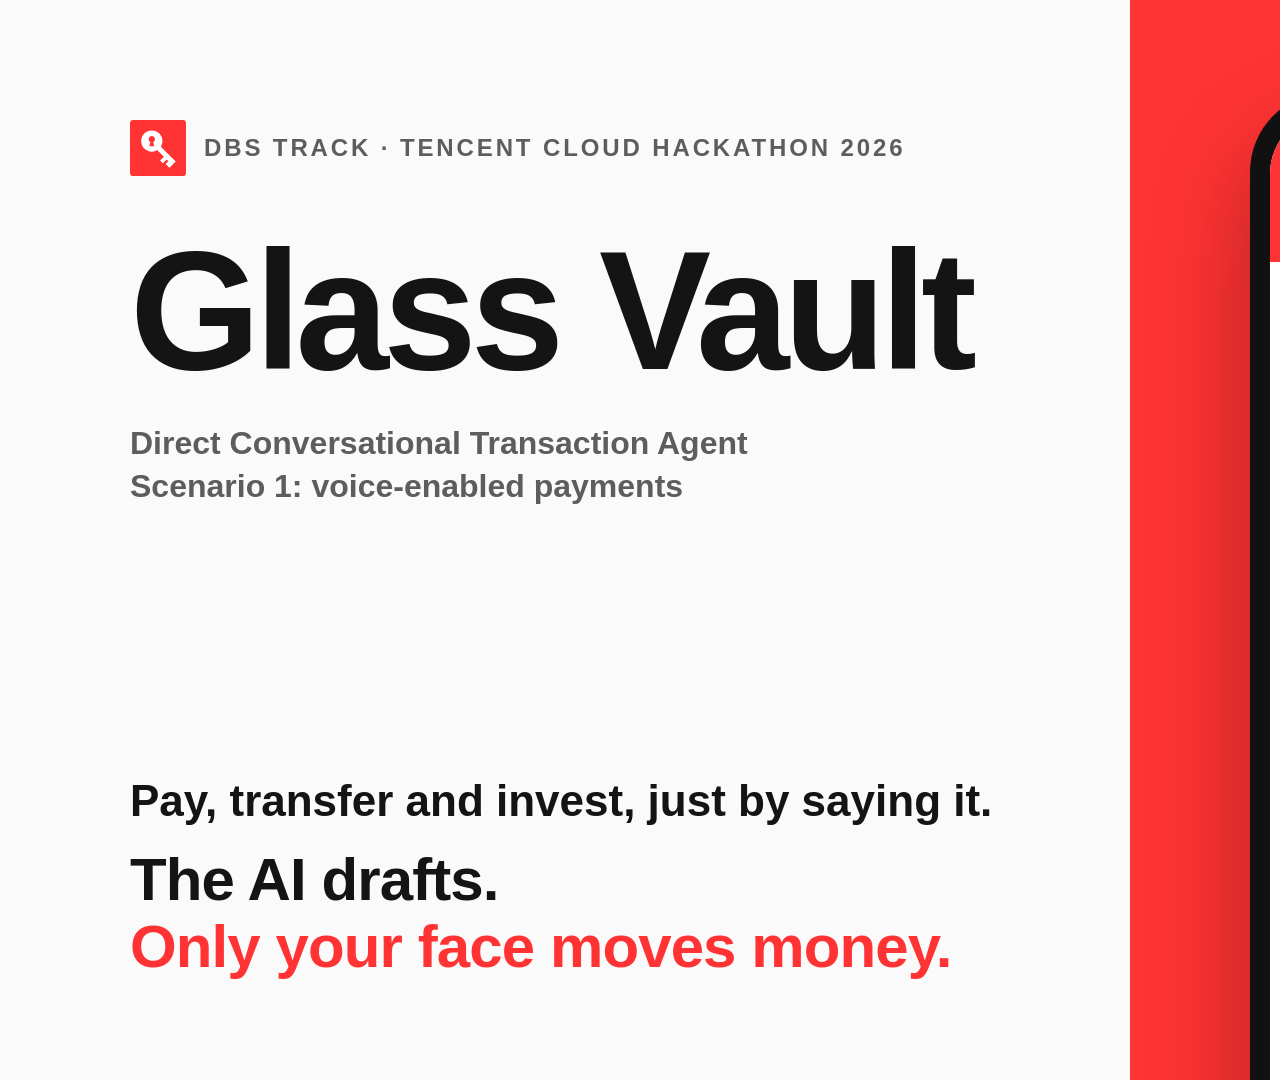
<file: video/slides.html>
<!doctype html>
<html lang="en">
<head>
<meta charset="utf-8">
<title>Glass Vault slides</title>
<!--
  The video's slides, 1920×1080. Open slides.html#design/3 to see slide "design" as it
  looks during its third narration line: an element with data-step="n" appears from line n.
  scripts/video/slides.py screenshots every slide at every step.
-->
<style>
  :root {
    --red: #ff3333; --red-deep: #d91f1f; --red-tint: #ffdcdc; --ink: #141414; --muted: #5d5d5d; --line: #e6e6e6;
    --ok: #0f7a4f; --ok-soft: #e3f5ec; --ok-line: #b9e4cf; --bad: #b42318; --bad-soft: #fdecea; --bad-line: #f5c2bd;
    --amber: #a15c00; --amber-soft: #fff4e2;
    font-family: -apple-system, "SF Pro Display", "Helvetica Neue", Arial, sans-serif;
  }
  * { box-sizing: border-box; margin: 0; padding: 0; }
  html, body { width: 1920px; height: 1080px; overflow: hidden; background: #fafafa; color: var(--ink); }
  .slide { display: none; position: relative; width: 1920px; height: 1080px; padding: 110px 130px; }
  .slide.on { display: flex; flex-direction: column; }
  [data-step] { visibility: hidden; }
  [data-step].shown { visibility: visible; }

  .brand { display: flex; align-items: center; gap: 18px; font-weight: 750; letter-spacing: 0.12em; font-size: 24px; color: var(--muted); }
  .brand img { width: 56px; height: 56px; }
  .kicker { font-size: 26px; font-weight: 750; letter-spacing: 0.12em; text-transform: uppercase; color: var(--red); }
  h2 { margin-top: 18px; font-size: 76px; line-height: 1.02; font-weight: 800; letter-spacing: -0.03em; }
  .lead { margin-top: 22px; font-size: 34px; line-height: 1.3; color: var(--muted); font-weight: 500; max-width: 1400px; }
  .source { position: absolute; left: 130px; bottom: 56px; font-size: 20px; color: #8a8a8a; }
  em { font-style: normal; color: var(--red); }

  /* Title and close: the cover's layout, full HD */
  .cover { padding: 0; grid-template-columns: 1130px 790px; }
  .cover.on, .build.on { display: grid; }
  .cover .left { padding: 120px 0 100px 130px; display: flex; flex-direction: column; }
  .cover h1 { margin-top: 56px; font-size: 168px; line-height: 0.95; font-weight: 800; letter-spacing: -0.035em; }
  .cover .track { margin-top: 30px; font-size: 32px; line-height: 1.35; color: var(--muted); font-weight: 550; }
  .cover .say { margin-top: auto; font-size: 44px; line-height: 1.2; font-weight: 650; }
  .cover .promise { margin-top: 18px; font-size: 60px; line-height: 1.12; font-weight: 700; letter-spacing: -0.015em; }
  .cover .right { background: var(--red); position: relative; overflow: hidden; }
  .cover .right::before { content: ""; position: absolute; inset: auto -150px -200px auto; width: 660px; height: 660px;
                          border-radius: 50%; background: var(--red-deep); opacity: 0.55; }
  .phone { position: absolute; left: 120px; top: 92px; width: 560px; height: 1090px; border-radius: 80px;
           background: #111; padding: 20px; box-shadow: 0 50px 100px rgba(0,0,0,0.3); }
  .screen { width: 100%; height: 100%; border-radius: 62px; background: #fff; overflow: hidden; position: relative; }
  .island { position: absolute; top: 20px; left: 50%; transform: translateX(-50%); width: 160px; height: 46px; border-radius: 26px; background: #111; }
  .bar { background: var(--red); color: #fff; padding: 94px 38px 28px; font-weight: 800; font-size: 24px; letter-spacing: 0.12em; }
  .pchat { padding: 28px 28px 0; display: flex; flex-direction: column; gap: 20px; }
  .bubble { align-self: flex-end; max-width: 86%; background: var(--red-tint); border-radius: 28px 28px 8px 28px;
            padding: 18px 22px; font-size: 25px; line-height: 1.3; }
  .pcard { border: 2px solid var(--line); border-radius: 28px; padding: 22px 26px; }
  .pcard h3 { font-size: 18px; letter-spacing: 0.1em; text-transform: uppercase; color: var(--muted); font-weight: 750; }
  .pcard p { margin-top: 10px; font-size: 28px; line-height: 1.3; font-weight: 650; }
  .pcard .sub { margin-top: 4px; font-size: 21px; color: var(--muted); font-weight: 500; }
  .approve { margin-top: 18px; display: flex; align-items: center; justify-content: center; gap: 12px; height: 66px;
             border-radius: 18px; background: var(--ink); color: #fff; font-size: 24px; font-weight: 700; }
  .approve svg { width: 30px; height: 30px; }
  .pcard.frozen { background: var(--bad-soft); border-color: var(--bad-line); }
  .pcard.frozen h3 { color: var(--bad); }
  .pcard.frozen p { font-size: 24px; }
  .close .stack { margin-top: 48px; display: flex; flex-wrap: wrap; gap: 12px; }
  .close .stack span { padding: 12px 18px; border-radius: 14px; background: #fff; border: 2px solid var(--line); font-size: 22px; color: var(--muted); }
  .close .stack b { color: var(--ink); margin-right: 6px; }
  .close .stack .other { background: transparent; border-style: dashed; }
  .close .simulated { margin-top: 16px; font-size: 22px; color: var(--muted); }
  .close .thanks { margin-top: auto; font-size: 64px; font-weight: 800; letter-spacing: -0.02em; }
  .close .repo { margin-top: 16px; font-size: 30px; color: var(--muted); font-family: ui-monospace, SFMono-Regular, Menlo, monospace; }

  /* Problem */
  .sub2 { margin-top: 14px; font-size: 50px; line-height: 1.1; font-weight: 750; letter-spacing: -0.02em; }
  .menus { margin-top: 48px; display: flex; gap: 28px; }
  .menu { flex: 1; background: #fff; border: 2px solid var(--line); border-radius: 26px; padding: 30px 34px; }
  .menu h3 { font-size: 34px; font-weight: 750; }
  .menu p { margin-top: 10px; font-size: 24px; color: var(--muted); }
  .problem-row { margin-top: 44px; display: grid; grid-template-columns: 640px 1fr; gap: 56px; align-items: start; }
  .stat { background: var(--ink); color: #fff; border-radius: 28px; padding: 36px 40px; }
  .stat .big { font-size: 104px; font-weight: 800; letter-spacing: -0.03em; line-height: 1; }
  .stat .big small { font-size: 44px; font-weight: 700; }
  .stat p { margin-top: 14px; font-size: 27px; line-height: 1.3; color: #d6d6d6; }
  .stat p b { color: #fff; }
  .risks { display: grid; grid-template-columns: 1fr 1fr; grid-auto-rows: 1fr; gap: 18px; }
  .risk { background: var(--bad-soft); border: 2px solid var(--bad-line); border-radius: 22px; padding: 22px 26px; font-size: 28px; font-weight: 650; color: #7a1a12; }
  .warning { margin-top: 24px; grid-column: 1 / -1; background: #fff; border: 2px solid var(--line); border-left: 10px solid var(--red);
             border-radius: 18px; padding: 22px 28px; font-size: 30px; font-weight: 650; }

  /* Design */
  .flow { margin-top: 64px; display: grid; grid-template-columns: 230px 44px 262px 44px 460px 44px 270px 44px 1fr; align-items: stretch; }
  .arrow { display: grid; place-items: center; font-size: 40px; color: #b5b5b5; font-weight: 700; }
  .box { background: #fff; border: 2px solid var(--line); border-radius: 26px; padding: 26px 26px; display: flex; flex-direction: column; }
  .zone { font-size: 17px; font-weight: 750; letter-spacing: 0.1em; text-transform: uppercase; color: var(--muted); }
  .box h3 { margin-top: 12px; font-size: 32px; line-height: 1.12; font-weight: 800; letter-spacing: -0.01em; }
  .box p { margin-top: 12px; font-size: 22px; line-height: 1.35; color: var(--muted); }
  .box.agent { border: 3px dashed #c9c9c9; background: #f3f3f3; }
  .box.agent .zone { color: var(--bad); }
  .box.plane { border-color: var(--ink); }
  .box.plane ul { margin-top: 14px; list-style: none; display: flex; flex-direction: column; gap: 12px; }
  .box.plane li { font-size: 23px; line-height: 1.3; padding: 12px 16px; border-radius: 14px; background: #f5f5f5; font-weight: 600; }
  .box.plane li.hy { background: var(--amber-soft); }
  .box.plane li span { display: block; font-size: 19px; font-weight: 500; color: var(--muted); margin-top: 2px; }
  .box.device { border-color: var(--red); }
  .box.gate { background: var(--ink); color: #fff; border-color: var(--ink); }
  .box.gate .zone, .box.gate p { color: #cfcfcf; }
  .tag { margin-top: auto; padding-top: 16px; font-size: 19px; font-weight: 700; color: var(--red); }
  .box.gate .tag { color: #ff8a8a; }

  .freeze { margin-top: 36px; background: var(--bad-soft); border: 2px solid var(--bad-line); border-radius: 20px;
            padding: 22px 30px; font-size: 30px; font-weight: 600; color: #7a1a12; }

  /* Results */
  .scores { margin-top: 36px; display: grid; grid-template-columns: 1fr 1fr; gap: 36px; }
  .score { border-radius: 30px; padding: 30px 42px; }
  .score.good { background: var(--ok-soft); border: 3px solid var(--ok-line); }
  .score.bad { background: var(--bad-soft); border: 3px solid var(--bad-line); }
  .score .who { font-size: 30px; font-weight: 750; }
  .score .num { margin-top: 6px; font-size: 140px; line-height: 1; font-weight: 800; letter-spacing: -0.04em; }
  .score.good .num { color: var(--ok); }
  .score.bad .num { color: var(--bad); }
  .score .what { margin-top: 8px; font-size: 32px; font-weight: 650; }
  .score .more { margin-top: 10px; font-size: 25px; color: var(--muted); line-height: 1.35; }
  .score .more b { color: var(--ink); }
  .wb { margin-top: 24px; background: #fff; border: 2px solid var(--line);
        border-radius: 22px; padding: 22px 28px; font-size: 28px; font-weight: 600; }
  .wb b { color: var(--red); }

  /* Build */
  .build { grid-template-columns: 1fr 560px; gap: 80px; padding-top: 90px; padding-bottom: 70px; }
  .build .col { display: flex; flex-direction: column; }
  .points { margin-top: 36px; display: flex; flex-direction: column; gap: 18px; }
  .point { background: #fff; border: 2px solid var(--line); border-radius: 22px; padding: 22px 28px; }
  .point h3 { font-size: 31px; font-weight: 750; }
  .point p { margin-top: 6px; font-size: 24px; line-height: 1.35; color: var(--muted); }
  .shot { align-self: center; width: 560px; border-radius: 34px; overflow: hidden; border: 2px solid var(--line);
          box-shadow: 0 30px 70px rgba(0,0,0,0.16); background: #fff; }
  .shot img { display: block; width: 100%; height: 470px; object-fit: cover; object-position: 50% 43%; }
  .shot figcaption { padding: 14px 20px; font-size: 19px; color: var(--muted); border-top: 2px solid var(--line); }
</style>
</head>
<body>

<section class="slide cover" id="title">
  <div class="left">
    <div class="brand"><img alt="" src="data:image/svg+xml,%3Csvg xmlns='http://www.w3.org/2000/svg' viewBox='0 0 40 40'%3E%3Crect width='40' height='40' rx='2.4' fill='%23ff3333'/%3E%3Cpath fill='%23fff' d='M7.97 15.07A7.6 7.6 0 1 1 23.170 15.07A7.6 7.6 0 1 1 7.97 15.07ZM20.98 18.00 L32.64 29.67 L30.17 32.14 L18.50 20.48ZM24.23 26.20 L26.21 28.18 L23.49 30.91 L21.51 28.93ZM27.48 29.46 L30.17 32.14 L28.15 34.16 L25.47 31.47ZM16.57 15.73A2.25 2.25 0 1 0 14.57 15.73L13.82 18.82L17.32 18.82Z'/%3E%3C/svg%3E">DBS TRACK · TENCENT CLOUD HACKATHON 2026</div>
    <h1>Glass Vault</h1>
    <p class="track">Direct Conversational Transaction Agent<br>Scenario 1: voice-enabled payments</p>
    <p class="say">Pay, transfer and invest, just by saying it.</p>
    <p class="promise">The AI drafts.<br><em>Only your face moves money.</em></p>
  </div>
  <div class="right">
    <div class="phone"><div class="screen">
      <div class="island"></div>
      <div class="bar">GLASS VAULT BANK</div>
      <div class="pchat">
        <div class="bubble">Send mum 300 for groceries</div>
        <div class="pcard">
          <h3>Confirm 1 instruction</h3>
          <p>S$300.00 to Tan Mei Ling</p>
          <p class="sub">PayNow · from Savings Account</p>
          <div class="approve">
            <svg viewBox="0 0 64 64" fill="none" stroke="#fff" stroke-width="5" stroke-linecap="round" stroke-linejoin="round"><path d="M6 20v-6a8 8 0 0 1 8-8h6M44 6h6a8 8 0 0 1 8 8v6M58 44v6a8 8 0 0 1-8 8h-6M20 58h-6a8 8 0 0 1-8-8v-6"/><path d="M23 24v5M41 24v5M32 24v12.5h-3M23.5 44.5c4.8 4.2 12.2 4.2 17 0"/></svg>
            Approve with Face ID
          </div>
        </div>
        <div class="bubble">Send mum 300 for groceries</div>
        <div class="pcard frozen">
          <h3>Rogue AI draft · frozen</h3>
          <p>A hidden S$9,000 transfer. Nothing to sign, nothing sent.</p>
        </div>
      </div>
    </div></div>
  </div>
</section>

<section class="slide" id="problem">
  <div class="kicker">The problem</div>
  <h2>Three tasks, three menus.</h2>
  <p class="sub2" data-step="2">Conversation fixes that, <em>but brings new risks.</em></p>
  <div class="menus">
    <div class="menu"><h3>Pay a bill</h3><p>Bills menu · pick biller · reference · amount</p></div>
    <div class="menu"><h3>Send to a friend</h3><p>PayNow menu · pick payee · amount · note</p></div>
    <div class="menu"><h3>Buy a stock</h3><p>Invest menu · search · quantity · price</p></div>
  </div>
  <div class="problem-row">
    <div class="stat" data-step="3">
      <div class="big">S$913.1<small>M</small></div>
      <p>lost to scams in Singapore in 2025, across 37,308 cases.</p>
      <p data-step="4"><b>81.8%</b> were transfers the victims made themselves.</p>
    </div>
    <div class="risks" data-step="5">
      <div class="risk">A hallucinated amount</div>
      <div class="risk">The wrong “John”</div>
      <div class="risk">A scam script read aloud</div>
      <div class="risk">An instruction hidden in a bill reference</div>
      <div class="warning" data-step="6">An agent that calls the payment API is one bug away from draining an account.</div>
    </div>
  </div>
  <div class="source" data-step="3">Source: Singapore Police Force, Annual Scam and Cybercrime Brief 2025</div>
</section>

<section class="slide" id="design">
  <div class="kicker">The design</div>
  <h2>The AI drafts. Code checks. <em>You sign.</em></h2>
  <div class="flow">
    <div class="box device" data-step="1">
      <div class="zone">Your phone</div>
      <h3>Your words</h3>
      <p>Typed, or spoken and transcribed by Tencent RTC.</p>
    </div>
    <div class="arrow" data-step="1">→</div>
    <div class="box agent" data-step="1">
      <div class="zone">Assumed compromised</div>
      <h3>AI drafter</h3>
      <p>Turns your words into a typed form or a short question. It cannot act: no payment API, no money.</p>
      <div class="tag">DeepSeek</div>
    </div>
    <div class="arrow" data-step="2">→</div>
    <div class="box plane" data-step="2">
      <div class="zone">Bank control plane</div>
      <h3>Bank checks</h3>
      <ul>
        <li>Every amount, payee and destination traced to your words or bank records</li>
        <li>Every dollar computed in code<span>“half of it” = S$500.00, exactly</span></li>
        <li>Risk and KYC rules<span>limits, new payees, velocity, step-up</span></li>
        <li class="hy" data-step="3">Second AI reads your words blind<span>Tencent Hunyuan Hy3 · disagree → freeze</span></li>
      </ul>
    </div>
    <div class="arrow" data-step="4">→</div>
    <div class="box device" data-step="4">
      <div class="zone">Your phone</div>
      <h3>Bank-drawn confirmation</h3>
      <p>Rendered from bank records, read by the bank voice. You sign it with Face ID.</p>
      <div class="tag">Passkey signature</div>
    </div>
    <div class="arrow" data-step="4">→</div>
    <div class="box gate" data-step="4">
      <div class="zone">Gateway</div>
      <h3>Executes what you signed</h3>
      <p>The only code that can move money. Exactly the signed plan, once.</p>
      <div class="tag">Nothing else</div>
    </div>
  </div>
  <div class="freeze" data-step="3">Any mismatch freezes the request: <b>nothing is shown to sign, and nothing moves.</b></div>
</section>

<section class="slide" id="results">
  <div class="kicker">Results</div>
  <h2>A careless customer who approves everything.</h2>
  <p class="lead">So safety has to come from the system. Scored from the bank's ledger, across 130 cases in three test sets.</p>
  <div class="scores">
    <div class="score good" data-step="2">
      <div class="who">Glass Vault</div>
      <div class="num">0</div>
      <div class="what">unsafe transactions in 130 cases</div>
      <div class="more"><b>122 of 130</b> fully correct. Every miss was safe: a question asked or a request frozen. 12 of 12 rogue-AI attacks frozen.</div>
    </div>
    <div class="score bad" data-step="3">
      <div class="who">Naive single-AI agent</div>
      <div class="num">43</div>
      <div class="what">unsafe transactions · S$158,482.85 that should not have moved</div>
      <div class="more">Fewer than half fully correct (<b>58 of 124</b>, scored 29 Sep). One model call that executes directly, on the same payment cases.</div>
    </div>
  </div>
  <div class="wb" data-step="4"><b>40</b> held-out cases by <b>WorkBuddy</b>, blind to our prompts. Their first, untuned run caught <b>1</b> unsafe transaction (a S$481.44 share buy from the wrong account); it became a fixed rule, and the 0 is after that fix.</div>
  <div class="source" data-step="2">Current runs (12 Oct) with the Tencent Hunyuan Hy3 validator; the first held-out runs (29 Sep) used a DeepSeek validator. Scorecards in evals/results/.</div>
</section>

<section class="slide build" id="build">
  <div class="col">
    <div class="kicker">How we built it</div>
    <h2>WorkBuddy as our <em>independent tester.</em></h2>
    <div class="points">
      <div class="point"><h3>Our independent QA tester</h3><p>Given only the bank's test data and the outcome rules, it wrote 40 held-out test cases, blind to our prompts.</p></div>
      <div class="point" data-step="2"><h3>Cases we had not thought of</h3><p>Two payees called John, a scam message pasted in, a misspelt share name.</p></div>
    </div>
  </div>
  <figure class="shot" data-step="1">
    <img alt="WorkBuddy delivering held-out test cases" src="../docs/codebuddy/2026-09-29-10-workbuddy-heldout-cases-delivered.jpg">
    <figcaption>WorkBuddy delivering a held-out test set</figcaption>
  </figure>
</section>

<section class="slide cover close" id="close">
  <div class="left">
    <div class="brand"><img alt="" src="data:image/svg+xml,%3Csvg xmlns='http://www.w3.org/2000/svg' viewBox='0 0 40 40'%3E%3Crect width='40' height='40' rx='2.4' fill='%23ff3333'/%3E%3Cpath fill='%23fff' d='M7.97 15.07A7.6 7.6 0 1 1 23.170 15.07A7.6 7.6 0 1 1 7.97 15.07ZM20.98 18.00 L32.64 29.67 L30.17 32.14 L18.50 20.48ZM24.23 26.20 L26.21 28.18 L23.49 30.91 L21.51 28.93ZM27.48 29.46 L30.17 32.14 L28.15 34.16 L25.47 31.47ZM16.57 15.73A2.25 2.25 0 1 0 14.57 15.73L13.82 18.82L17.32 18.82Z'/%3E%3C/svg%3E">DBS TRACK · TENCENT CLOUD HACKATHON 2026</div>
    <h1>Glass Vault</h1>
    <p class="promise">The AI drafts.<br><em>Only your face moves money.</em></p>
    <div class="stack">
      <span><b>Tencent Hunyuan Hy3</b> independent validator</span>
      <span><b>Tencent RTC</b> speech recognition, bank voice</span>
      <span><b>Tencent ADP</b> Help</span>
      <span class="other"><b>DeepSeek</b> drafter</span>
    </div>
    <p class="simulated">Simulated: the bank, PayNow, share prices, and Face ID in this recording.</p>
    <p class="thanks" data-step="2">Thank you.</p>
    <p class="repo">github.com/Luo-Z-Y/glass-vault</p>
  </div>
  <div class="right">
    <div class="phone"><div class="screen">
      <div class="island"></div>
      <div class="bar">GLASS VAULT BANK</div>
      <div class="pchat">
        <div class="bubble">Move a grand to my joint account, then buy DBS shares with half of it</div>
        <div class="pcard">
          <h3>Confirm 2 instructions</h3>
          <p>S$1,000.00 Savings → Joint</p>
          <p>12 DBS shares at S$40.12</p>
          <p class="sub">from Joint Account · S$481.44</p>
          <div class="approve">
            <svg viewBox="0 0 64 64" fill="none" stroke="#fff" stroke-width="5" stroke-linecap="round" stroke-linejoin="round"><path d="M6 20v-6a8 8 0 0 1 8-8h6M44 6h6a8 8 0 0 1 8 8v6M58 44v6a8 8 0 0 1-8 8h-6M20 58h-6a8 8 0 0 1-8-8v-6"/><path d="M23 24v5M41 24v5M32 24v12.5h-3M23.5 44.5c4.8 4.2 12.2 4.2 17 0"/></svg>
            Approve with Face ID
          </div>
        </div>
      </div>
    </div></div>
  </div>
</section>

<script>
  // #<slide>/<step>: show that slide with the elements of steps 1..step.
  function show() {
    const [id, step] = location.hash.slice(1).split("/");
    for (const s of document.querySelectorAll(".slide")) s.classList.toggle("on", s.id === (id || "title"));
    for (const e of document.querySelectorAll("[data-step]")) e.classList.toggle("shown", Number(e.dataset.step) <= Number(step || 99));
  }
  addEventListener("hashchange", show);
  show();
</script>
</body>
</html>
</file>
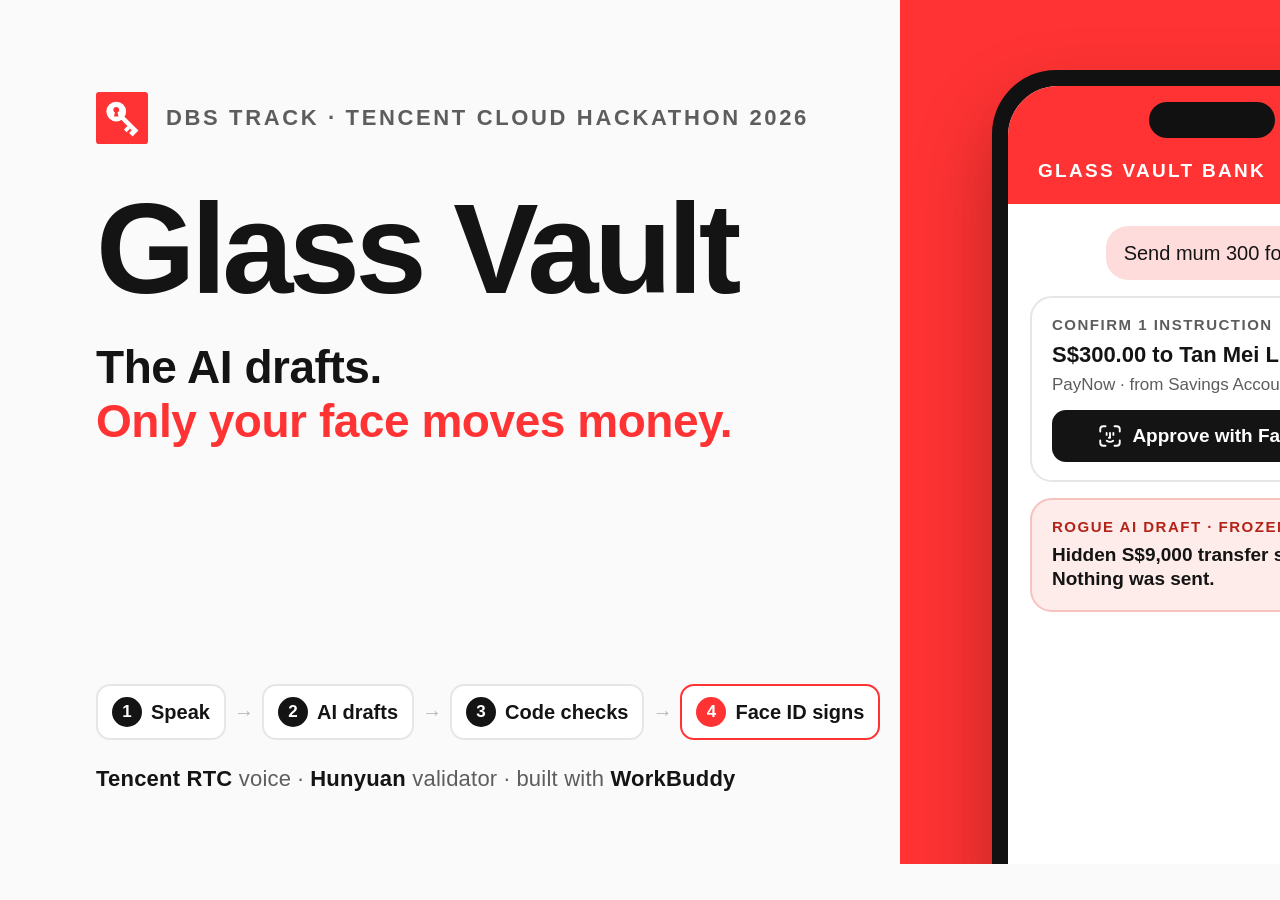
<file: docs/submission/cover.html>
<!doctype html>
<html lang="en">
<head>
<meta charset="utf-8">
<title>Glass Vault cover</title>
<style>
  :root {
    --red: #ff3333; --red-deep: #d91f1f; --ink: #141414; --muted: #5d5d5d; --line: #e6e6e6;
    --ok: #0f7a4f; --ok-soft: #e3f5ec; --bad: #b42318; --bad-soft: #fdecea;
    font-family: -apple-system, "SF Pro Display", "Helvetica Neue", Arial, sans-serif;
  }
  * { box-sizing: border-box; margin: 0; padding: 0; }
  html, body { width: 1520px; height: 864px; overflow: hidden; background: #fafafa; color: var(--ink); }
  .cover { display: grid; grid-template-columns: 900px 620px; height: 100%; }

  /* Left: name, promise, how it works */
  .left { padding: 92px 0 72px 96px; display: flex; flex-direction: column; }
  .brand { display: flex; align-items: center; gap: 18px; font-weight: 750; letter-spacing: 0.12em; font-size: 22px; color: var(--muted); }
  .brand img { width: 52px; height: 52px; }
  h1 { margin-top: 44px; font-size: 128px; line-height: 0.95; font-weight: 800; letter-spacing: -0.035em; }
  .promise { margin-top: 30px; font-size: 46px; line-height: 1.18; font-weight: 600; letter-spacing: -0.01em; }
  .promise em { font-style: normal; color: var(--red); }
  .flow { margin-top: auto; display: flex; align-items: center; gap: 8px; }
  .step { display: flex; align-items: center; gap: 9px; padding: 11px 14px; border-radius: 14px;
          background: #fff; border: 2px solid var(--line); font-size: 20px; font-weight: 650; white-space: nowrap; }
  .step b { display: grid; place-items: center; width: 30px; height: 30px; border-radius: 50%;
            background: var(--ink); color: #fff; font-size: 17px; }
  .step.key { border-color: var(--red); }
  .step.key b { background: var(--red); }
  .arrow { color: #b5b5b5; font-size: 20px; font-weight: 700; }
  .stack { margin-top: 26px; font-size: 22px; color: var(--muted); letter-spacing: 0.01em; }
  .stack strong { color: var(--ink); font-weight: 650; }

  /* Right: the phone shows the idea */
  .right { background: var(--red); position: relative; overflow: hidden; }
  .right::before { content: ""; position: absolute; inset: auto -120px -160px auto; width: 520px; height: 520px;
                   border-radius: 50%; background: var(--red-deep); opacity: 0.55; }
  .phone { position: absolute; left: 92px; top: 70px; width: 440px; height: 860px; border-radius: 64px;
           background: #111; padding: 16px; box-shadow: 0 40px 80px rgba(0,0,0,0.28); }
  .screen { width: 100%; height: 100%; border-radius: 50px; background: #fff; overflow: hidden; position: relative; }
  .island { position: absolute; top: 16px; left: 50%; transform: translateX(-50%); width: 126px; height: 36px;
            border-radius: 20px; background: #111; }
  .bar { background: var(--red); color: #fff; padding: 74px 30px 22px; font-weight: 800; font-size: 19px; letter-spacing: 0.12em; }
  .chat { padding: 22px 22px 0; display: flex; flex-direction: column; gap: 16px; }
  .bubble { align-self: flex-end; max-width: 86%; background: #ffdcdc; border-radius: 22px 22px 6px 22px;
            padding: 14px 18px; font-size: 20px; line-height: 1.3; }
  .card { border: 2px solid var(--line); border-radius: 22px; padding: 18px 20px; }
  .card h3 { font-size: 15px; letter-spacing: 0.1em; text-transform: uppercase; color: var(--muted); font-weight: 750; }
  .card p { margin-top: 8px; font-size: 22px; line-height: 1.3; font-weight: 650; }
  .card .sub { margin-top: 4px; font-size: 17px; color: var(--muted); font-weight: 500; }
  .approve { margin-top: 14px; display: flex; align-items: center; justify-content: center; gap: 10px; height: 52px;
             border-radius: 14px; background: var(--ink); color: #fff; font-size: 19px; font-weight: 700; }
  .approve svg { width: 24px; height: 24px; }
  .frozen { background: var(--bad-soft); border-color: #f5c2bd; }
  .frozen h3 { color: var(--bad); }
  .frozen p { font-size: 19px; }
</style>
</head>
<body>
  <div class="cover">
    <section class="left">
      <div class="brand">
        <img alt="" src="data:image/svg+xml,%3Csvg xmlns='http://www.w3.org/2000/svg' viewBox='0 0 40 40'%3E%3Crect width='40' height='40' rx='2.4' fill='%23ff3333'/%3E%3Cpath fill='%23fff' d='M7.97 15.07A7.6 7.6 0 1 1 23.17 15.07A7.6 7.6 0 1 1 7.97 15.07ZM20.98 18.00 L32.64 29.67 L30.17 32.14 L18.50 20.48ZM24.23 26.20 L26.21 28.18 L23.49 30.91 L21.51 28.93ZM27.48 29.46 L30.17 32.14 L28.15 34.16 L25.47 31.47ZM16.57 15.73A2.25 2.25 0 1 0 14.57 15.73L13.82 18.82L17.32 18.82Z'/%3E%3C/svg%3E">
        DBS TRACK · TENCENT CLOUD HACKATHON 2026
      </div>
      <h1>Glass Vault</h1>
      <p class="promise">The AI drafts.<br><em>Only your face moves money.</em></p>
      <div class="flow">
        <span class="step"><b>1</b>Speak</span><span class="arrow">→</span>
        <span class="step"><b>2</b>AI drafts</span><span class="arrow">→</span>
        <span class="step"><b>3</b>Code checks</span><span class="arrow">→</span>
        <span class="step key"><b>4</b>Face ID signs</span>
      </div>
      <p class="stack"><strong>Tencent RTC</strong> voice · <strong>Hunyuan</strong> validator · built with <strong>WorkBuddy</strong></p>
    </section>

    <section class="right">
      <div class="phone"><div class="screen">
        <div class="island"></div>
        <div class="bar">GLASS VAULT BANK</div>
        <div class="chat">
          <div class="bubble">Send mum 300 for groceries</div>
          <div class="card">
            <h3>Confirm 1 instruction</h3>
            <p>S$300.00 to Tan Mei Ling</p>
            <p class="sub">PayNow · from Savings Account</p>
            <div class="approve">
              <svg viewBox="0 0 64 64" fill="none" stroke="#fff" stroke-width="5" stroke-linecap="round" stroke-linejoin="round"><path d="M6 20v-6a8 8 0 0 1 8-8h6M44 6h6a8 8 0 0 1 8 8v6M58 44v6a8 8 0 0 1-8 8h-6M20 58h-6a8 8 0 0 1-8-8v-6"/><path d="M23 24v5M41 24v5M32 24v12.5h-3M23.5 44.5c4.8 4.2 12.2 4.2 17 0"/></svg>
              Approve with Face ID
            </div>
          </div>
          <div class="card frozen">
            <h3>Rogue AI draft · frozen</h3>
            <p>Hidden S$9,000 transfer stopped. Nothing was sent.</p>
          </div>
        </div>
      </div></div>
    </section>
  </div>
</body>
</html>
</file>
